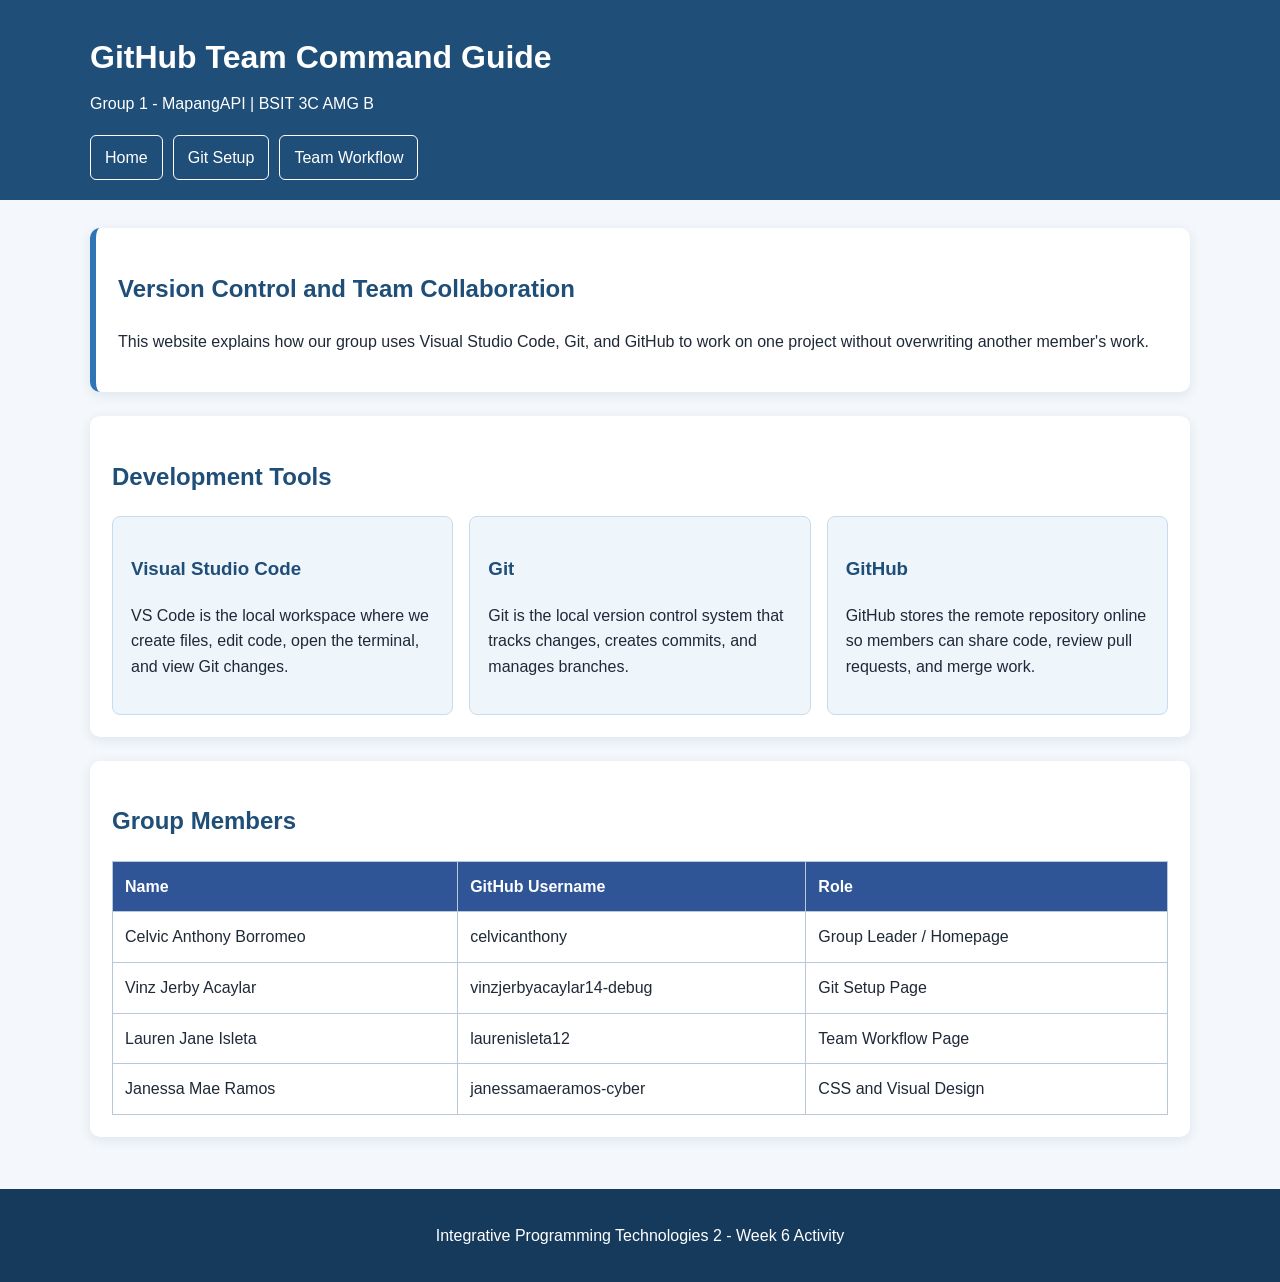
<file: index.html>
<!DOCTYPE html>
<html lang="en">
<head>
    <meta charset="UTF-8">
    <meta name="viewport" content="width=device-width, initial-scale=1.0">
    <title>GitHub Team Command Guide</title>
    <link rel="stylesheet" href="css/style.css">
</head>
<body>
    <header>
        <div class="container">
            <h1>GitHub Team Command Guide</h1>
            <p>Group 1 - MapangAPI | BSIT 3C AMG B</p>
            <nav>
                <a href="index.html">Home</a>
                <a href="setup.html">Git Setup</a>
                <a href="workflow.html">Team Workflow</a>
            </nav>
        </div>
    </header>
    <main class="container">
        <section class="hero">
            <h2>Version Control and Team Collaboration</h2>
            <p>This website explains how our group uses Visual Studio Code,
               Git, and GitHub to work on one project without overwriting
               another member's work.</p>
        </section>
        <section>
            <h2>Development Tools</h2>
            <div class="card-grid">
                <article class="card">
                    <h3>Visual Studio Code</h3>
                    <p>VS Code is the local workspace where we create files,
                       edit code, open the terminal, and view Git changes.</p>
                </article>
                <article class="card">
                    <h3>Git</h3>
                    <p>Git is the local version control system that tracks
                       changes, creates commits, and manages branches.</p>
                </article>
                <article class="card">
                    <h3>GitHub</h3>
                    <p>GitHub stores the remote repository online so members
                       can share code, review pull requests, and merge work.</p>
                </article>
            </div>
        </section>
        <section>
            <h2>Group Members</h2>
            <div class="table-wrap">
                <table>
                    <thead>
                        <tr><th>Name</th><th>GitHub Username</th><th>Role</th></tr>
                    </thead>
                    <tbody>
                        <tr><td>Celvic Anthony Borromeo</td><td>celvicanthony</td><td>Group Leader / Homepage</td></tr>
                        <tr><td>Vinz Jerby Acaylar</td><td>vinzjerbyacaylar14-debug</td><td>Git Setup Page</td></tr>
                        <tr><td>Lauren Jane Isleta</td><td>laurenisleta12</td><td>Team Workflow Page</td></tr>
                        <tr><td>Janessa Mae Ramos</td><td>janessamaeramos-cyber</td><td>CSS and Visual Design</td></tr>
                    </tbody>
                </table>
            </div>
        </section>
    </main>
    <footer><p>Integrative Programming Technologies 2 - Week 6 Activity</p></footer>
</body>
</html>
</file>
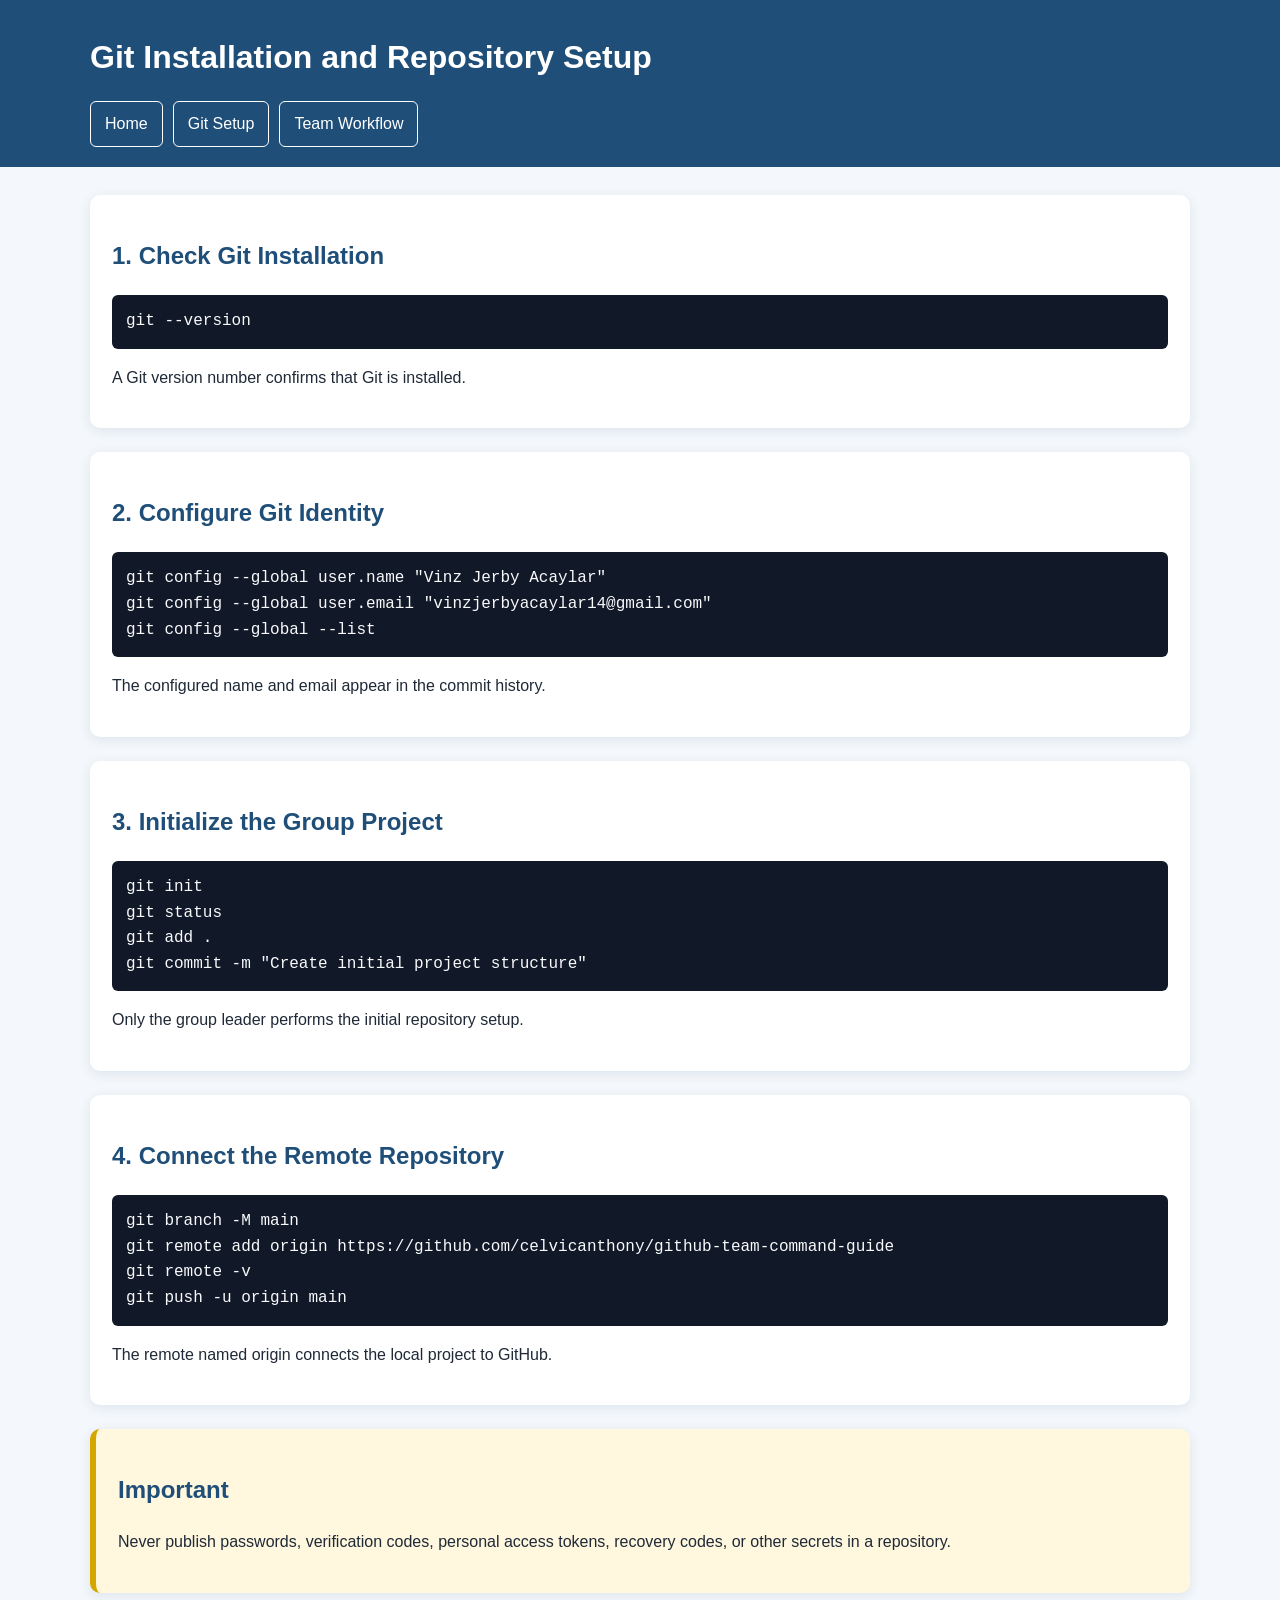
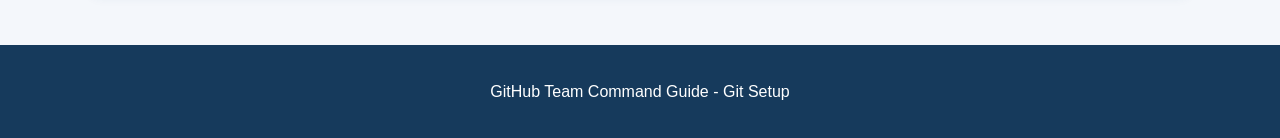
<file: setup.html>
<!DOCTYPE html>
<html lang="en">
<head>
<meta charset="UTF-8">
<meta name="viewport" content="width=device-width, initial-scale=1.0">
<title>Git Setup | GitHub Team Command Guide</title>
<link rel="stylesheet" href="css/style.css">
</head>
<body>
<header>
<div class="container">
<h1>Git Installation and Repository Setup</h1>
<nav>
<a href="index.html">Home</a>
<a href="setup.html">Git Setup</a>
<a href="workflow.html">Team Workflow</a>
</nav>
</div>
</header>

<main class="container">
<section>
<h2>1. Check Git Installation</h2>
<pre><code>git --version</code></pre>
<p>A Git version number confirms that Git is installed.</p>
</section>

<section>
<h2>2. Configure Git Identity</h2>
<pre><code>git config --global user.name "Vinz Jerby Acaylar"
git config --global user.email "vinzjerbyacaylar14@gmail.com"
git config --global --list</code></pre>
<p>The configured name and email appear in the commit history.</p>
</section>

<section>
<h2>3. Initialize the Group Project</h2>
<pre><code>git init
git status
git add .
git commit -m "Create initial project structure"</code></pre>
<p>Only the group leader performs the initial repository setup.</p>
</section>

<section>
<h2>4. Connect the Remote Repository</h2>
<pre><code>git branch -M main
git remote add origin https://github.com/celvicanthony/github-team-command-guide
git remote -v
git push -u origin main</code></pre>
<p>The remote named origin connects the local project to GitHub.</p>
</section>

<section class="note">
<h2>Important</h2>
<p>Never publish passwords, verification codes, personal access
tokens, recovery codes, or other secrets in a repository.</p>
</section>
</main>

<footer>
<p>GitHub Team Command Guide - Git Setup</p>
</footer>
</body>
</html>
</file>
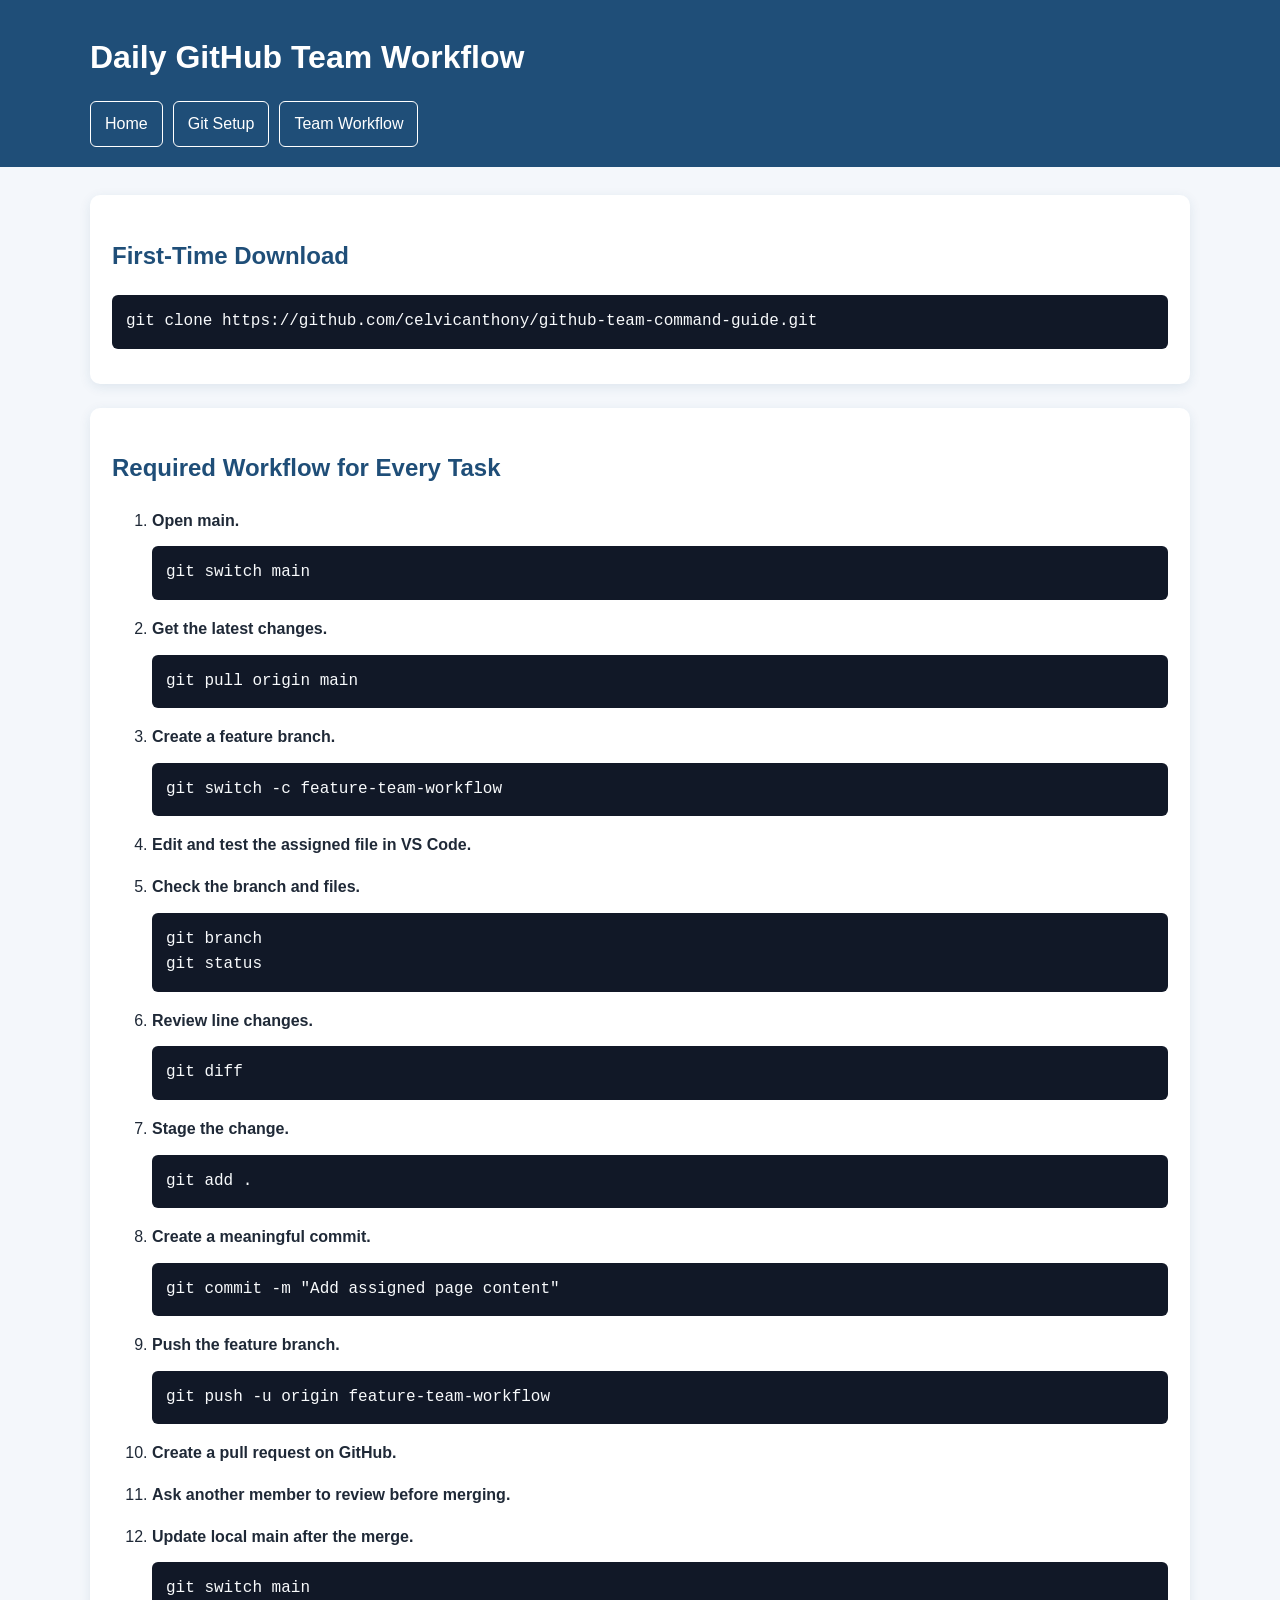
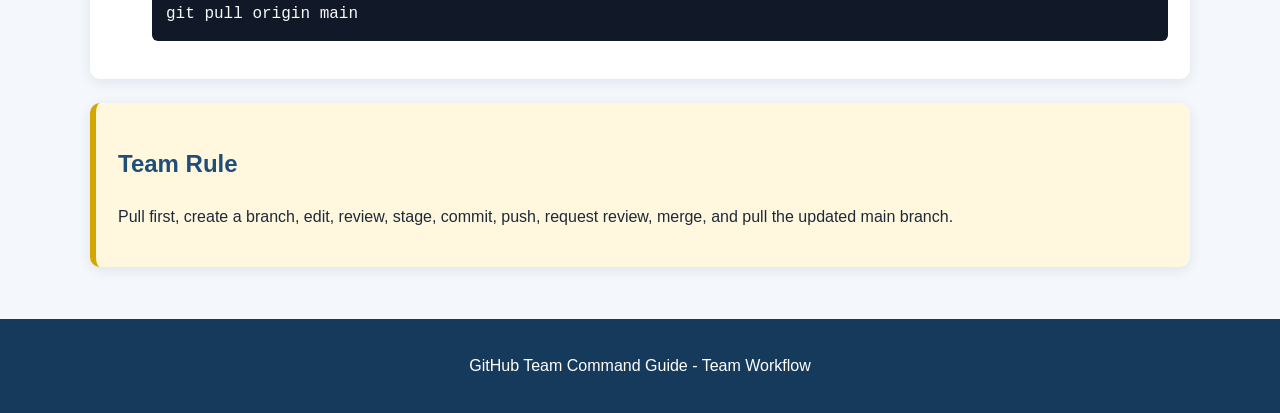
<file: workflow.html>
<!DOCTYPE html>
<html lang="en">

<head>
<meta charset="UTF-8">
<meta name="viewport" content="width=device-width, initial-scale=1.0">

<title>Team Workflow | GitHub Team Command Guide</title>

<link rel="stylesheet" href="css/style.css">

</head>

<body>

<header>

<div class="container">

<h1>Daily GitHub Team Workflow</h1>

<nav>

<a href="index.html">Home</a>

<a href="setup.html">Git Setup</a>

<a href="workflow.html">Team Workflow</a>

</nav>

</div>

</header>

<main class="container">

<section>

<h2>First-Time Download</h2>

<pre><code>git clone https://github.com/celvicanthony/github-team-command-guide.git</code></pre>

</section>

<section>

<h2>Required Workflow for Every Task</h2>

<ol class="workflow-steps">

<li><strong>Open main.</strong><pre><code>git switch main</code></pre></li>

<li><strong>Get the latest changes.</strong><pre><code>git pull origin main</code></pre></li>

<li><strong>Create a feature branch.</strong><pre><code>git switch -c feature-team-workflow</code></pre></li>

<li><strong>Edit and test the assigned file in VS Code.</strong></li>

<li><strong>Check the branch and files.</strong><pre><code>git branch
git status</code></pre></li>

<li><strong>Review line changes.</strong><pre><code>git diff</code></pre></li>

<li><strong>Stage the change.</strong><pre><code>git add .</code></pre></li>

<li><strong>Create a meaningful commit.</strong><pre><code>git commit -m "Add assigned page content"</code></pre></li>

<li><strong>Push the feature branch.</strong><pre><code>git push -u origin feature-team-workflow</code></pre></li>

<li><strong>Create a pull request on GitHub.</strong></li>

<li><strong>Ask another member to review before merging.</strong></li>

<li><strong>Update local main after the merge.</strong><pre><code>git switch main
git pull origin main</code></pre></li>

</ol>

</section>

<section class="note">

<h2>Team Rule</h2>

<p>Pull first, create a branch, edit, review, stage, commit, push,
request review, merge, and pull the updated main branch.</p>

</section>

</main>

<footer>

<p>GitHub Team Command Guide - Team Workflow</p>

</footer>

</body>

</html>
</file>
<file: css/style.css>
* {
  box-sizing: border-box;
}

body {
  margin: 0;
  font-family: Arial, Helvetica, sans-serif;
  line-height: 1.6;
  color: #1f2937;
  background: #f4f7fb;
}

.container {
  width: min(1100px, 92%);
  margin: 0 auto;
}

header {
  padding: 32px 0 20px;
  color: #ffffff;
  background: #1f4e78;
}

header h1,
header p {
  margin: 0 0 8px;
}

nav {
  display: flex;
  flex-wrap: wrap;
  gap: 10px;
  margin-top: 18px;
}

nav a {
  padding: 9px 14px;
  color: #ffffff;
  text-decoration: none;
  border: 1px solid #ffffff;
  border-radius: 6px;
}

nav a:hover {
  color: #1f4e78;
  background: #ffffff;
}

main {
  padding: 28px 0;
}

section {
  margin-bottom: 24px;
  padding: 22px;
  background: #ffffff;
  border-radius: 10px;
  box-shadow: 0 3px 12px rgba(31, 78, 120, 0.10);
}

h2,
h3 {
  color: #1f4e78;
}

.hero {
  border-left: 6px solid #2f75b5;
}

.card-grid {
  display: grid;
  grid-template-columns: repeat(3, 1fr);
  gap: 16px;
}

.card {
  padding: 18px;
  background: #eef5fb;
  border: 1px solid #c8dced;
  border-radius: 8px;
}

.table-wrap {
  overflow-x: auto;
}

table {
  width: 100%;
  border-collapse: collapse;
}

th,
td {
  padding: 12px;
  text-align: left;
  border: 1px solid #b8c7d9;
}

th {
  color: #ffffff;
  background: #2f5597;
}

pre {
  padding: 14px;
  overflow-x: auto;
  color: #f8fafc;
  background: #111827;
  border-radius: 6px;
}

code {
  font-family: Consolas, "Courier New", monospace;
}

.workflow-steps li {
  margin-bottom: 16px;
}

.note {
  background: #fff8df;
  border-left: 6px solid #d6a600;
}

footer {
  padding: 18px;
  color: #ffffff;
  text-align: center;
  background: #163a5c;
}

@media (max-width: 750px) {
  .card-grid {
    grid-template-columns: 1fr;
  }

  nav {
    flex-direction: column;
  }

  nav a {
    text-align: center;
  }
}
</file>
